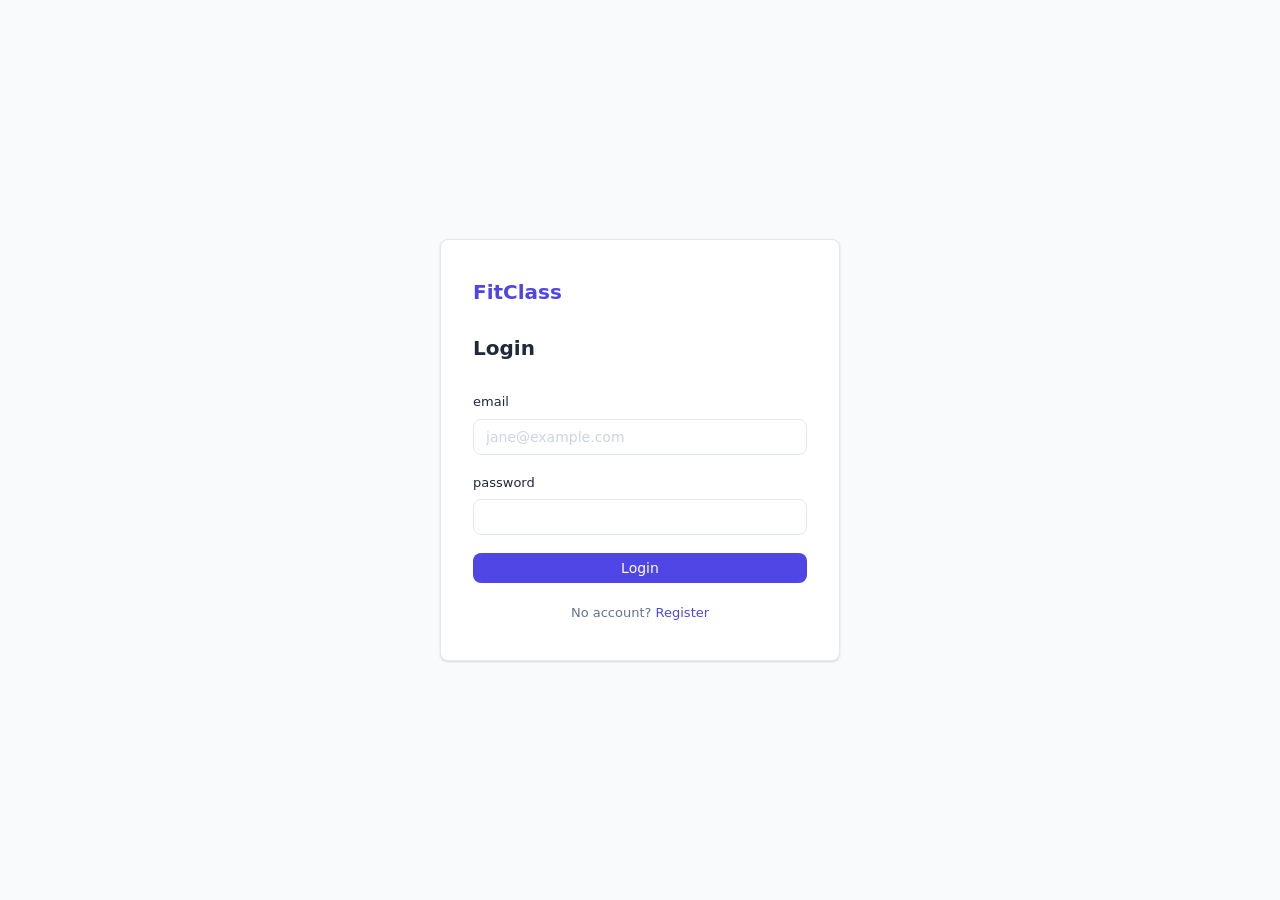
<file: frontend/class-members.html>
<!DOCTYPE html>
<html lang="en">
<head>
  <meta charset="UTF-8">
  <meta name="viewport" content="width=device-width, initial-scale=1.0">
  <title>Class Members – FitClass</title>
  <link rel="stylesheet" href="css/style.css">
</head>
<body>
  <main class="page">
    <a href="classes.html" class="back-link">&#8592; Back to Classes</a>

    <div class="page-header">
      <h1 id="page-title">Class Members</h1>
      <p id="page-subtitle">Members enrolled in this class</p>
    </div>

    <div id="msg" class="msg" style="display:none"></div>

    <div class="section-header">
      <span class="section-title">Enrolled Members</span>
      <button id="remind-btn" class="btn btn-primary btn-sm" onclick="sendReminder()" style="display:none">
        Send Reminder
      </button>
    </div>

    <div id="content">
      <div class="loading">Loading members…</div>
    </div>

    <div id="remind-msg" class="msg" style="display:none;margin-top:16px"></div>
  </main>

  <script src="js/api.js"></script>
  <script>
    renderNav('');

    if (!requireAuth('trainer')) {
      throw new Error('not authenticated');
    }

    // Read class ID and name from URL query params
    const params  = new URLSearchParams(window.location.search);
    const classId = params.get('id');
    const className = params.get('name') ? decodeURIComponent(params.get('name')) : 'Class';

    document.getElementById('page-title').textContent = className;
    document.getElementById('page-subtitle').textContent = `Members enrolled in ${className}`;

    if (!classId) {
      document.getElementById('content').innerHTML =
        '<div class="empty"><div class="empty-title">No class ID provided.</div></div>';
    } else {
      loadMembers();
    }

    async function loadMembers() {
      const content    = document.getElementById('content');
      const msgEl      = document.getElementById('msg');
      const remindBtn  = document.getElementById('remind-btn');

      try {
        const members = await apiFetch(`/classes/${classId}/members`);

        if (!members || members.length === 0) {
          content.innerHTML = `
            <div class="empty">
              <div class="empty-icon">&#128101;</div>
              <div class="empty-title">No members enrolled yet</div>
              <p>Members will appear here once they book this class.</p>
            </div>`;
          return;
        }

        remindBtn.style.display = 'inline-flex';

        content.innerHTML = `
          <div class="table-wrap">
            <table>
              <thead>
                <tr>
                  <th>Name</th>
                  <th>Email</th>
                  <th>Telegram</th>
                </tr>
              </thead>
              <tbody>
                ${members.map(m => `
                  <tr>
                    <td>${esc(m.name)}</td>
                    <td>${esc(m.email)}</td>
                    <td>${m.telegram_chat_id
                      ? `<span class="badge badge-success">Connected</span>`
                      : `<span class="badge badge-muted">Not connected</span>`}
                    </td>
                  </tr>`).join('')}
              </tbody>
            </table>
          </div>`;
      } catch (err) {
        showMsg(msgEl, err.message);
        content.innerHTML = '';
      }
    }

    async function sendReminder() {
      const btn     = document.getElementById('remind-btn');
      const remMsg  = document.getElementById('remind-msg');
      hideMsg(remMsg);
      btn.disabled = true;
      btn.textContent = 'Sending…';

      try {
        const data = await apiFetch(`/classes/${classId}/remind`, { method: 'POST' });
        const sent    = data.sent_to?.length ?? 0;
        const failed  = data.failed?.length ?? 0;
        const detail  = failed > 0 ? ` (${failed} failed)` : '';
        showMsg(remMsg, `Reminders sent to ${sent} member${sent !== 1 ? 's' : ''}${detail}.`, 'success');
      } catch (err) {
        showMsg(remMsg, err.message);
      } finally {
        btn.disabled = false;
        btn.textContent = 'Send Reminder';
      }
    }
  </script>
</body>
</html>
</file>
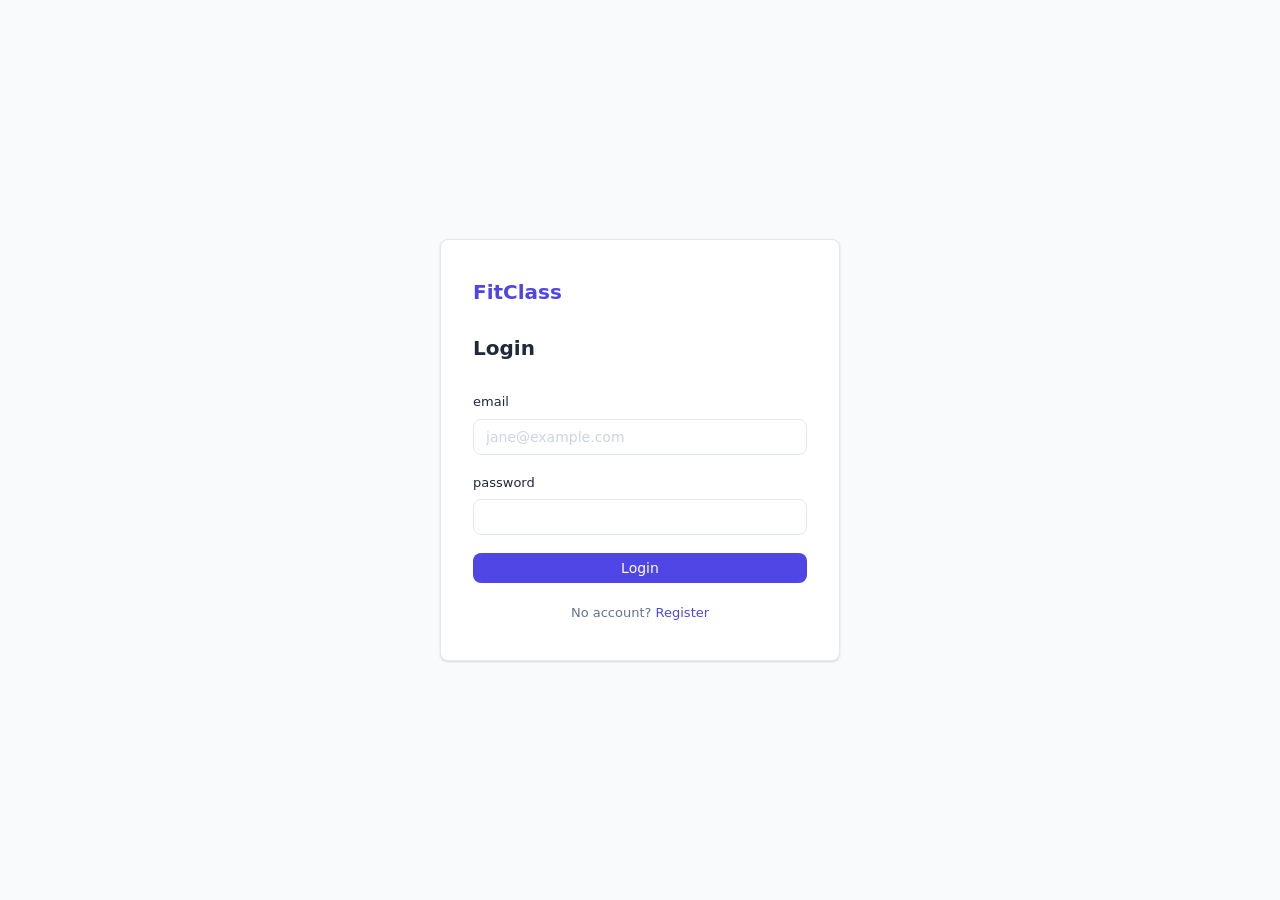
<file: frontend/create-class.html>
<!DOCTYPE html>
<html lang="en">
<head>
  <meta charset="UTF-8">
  <meta name="viewport" content="width=device-width, initial-scale=1.0">
  <title>Create Class – FitClass</title>
  <link rel="stylesheet" href="css/style.css">
</head>
<body>
  <main class="page">
    <div class="page-header">
      <h1>Create Class</h1>
      <p>POST /classes/</p>
    </div>

    <div style="max-width:520px">
      <div id="msg" class="msg" style="display:none"></div>
      <div class="card">
        <form id="form">

          <div class="form-group">
            <label class="form-label" for="name">name</label>
            <input id="name" class="form-input" type="text" placeholder="e.g. Morning Yoga" required>
          </div>

          <div class="form-group">
            <label class="form-label" for="description">description</label>
            <textarea id="description" class="form-input" placeholder="Brief description" required></textarea>
          </div>

          <div class="form-group">
            <label class="form-label" for="trainer_name">trainer_name</label>
            <input id="trainer_name" class="form-input" type="text" placeholder="Trainer's name" required>
          </div>

          <div class="form-group">
            <label class="form-label" for="date">date <span class="form-hint" style="display:inline">(YYYY-MM-DD)</span></label>
            <input id="date" class="form-input" type="date" required>
          </div>

          <div class="form-row">
            <div class="form-group">
              <label class="form-label" for="start_time">start_time <span class="form-hint" style="display:inline">(HH:MM)</span></label>
              <input id="start_time" class="form-input" type="time" required>
            </div>
            <div class="form-group">
              <label class="form-label" for="end_time">end_time <span class="form-hint" style="display:inline">(HH:MM)</span></label>
              <input id="end_time" class="form-input" type="time" required>
            </div>
          </div>

          <div class="form-row">
            <div class="form-group">
              <label class="form-label" for="room_number">room_number</label>
              <input id="room_number" class="form-input" type="text" placeholder="e.g. 101" required>
            </div>
            <div class="form-group">
              <label class="form-label" for="capacity">capacity</label>
              <input id="capacity" class="form-input" type="number" min="1" placeholder="e.g. 20" required>
            </div>
          </div>

          <hr class="divider">

          <div class="form-group">
            <label class="form-label" for="recurrence">recurrence <span class="form-hint" style="display:inline">(optional)</span></label>
            <select id="recurrence" class="form-input">
              <option value="">— none (one-off class) —</option>
              <option value="daily">daily</option>
              <option value="weekly">weekly</option>
            </select>
          </div>

          <div class="form-group">
            <label class="form-label" for="recurrence_end_date">recurrence_end_date <span class="form-hint" style="display:inline">(YYYY-MM-DD, required if recurring)</span></label>
            <input id="recurrence_end_date" class="form-input" type="date">
          </div>

          <button type="submit" id="btn" class="btn btn-primary btn-full">Create Class</button>
        </form>
      </div>
    </div>
  </main>

  <script src="js/api.js"></script>
  <script>
    renderNav('create-class');
    if (!requireAuth('trainer')) throw new Error('not authenticated');

    const today = new Date().toISOString().split('T')[0];
    document.getElementById('date').min = today;
    document.getElementById('recurrence_end_date').min = today;

    const savedName = getName();
    if (savedName) document.getElementById('trainer_name').value = savedName;

    document.getElementById('form').addEventListener('submit', async (e) => {
      e.preventDefault();
      const msgEl = document.getElementById('msg');
      const btn   = document.getElementById('btn');
      hideMsg(msgEl);

      const body = {
        name:         document.getElementById('name').value.trim(),
        description:  document.getElementById('description').value.trim(),
        trainer_name: document.getElementById('trainer_name').value.trim(),
        date:         document.getElementById('date').value,
        start_time:   document.getElementById('start_time').value,
        end_time:     document.getElementById('end_time').value,
        room_number:  document.getElementById('room_number').value.trim(),
        capacity:     parseInt(document.getElementById('capacity').value, 10),
      };

      const recurrence = document.getElementById('recurrence').value;
      if (recurrence) {
        body.recurrence = recurrence;
        body.recurrence_end_date = document.getElementById('recurrence_end_date').value;
      }

      btn.disabled = true;
      btn.textContent = 'Creating…';

      try {
        const data = await apiFetch('/classes/', { method: 'POST', body: JSON.stringify(body) });
        showMsg(msgEl, data.message, 'success');
        e.target.reset();
        if (savedName) document.getElementById('trainer_name').value = savedName;
      } catch (err) {
        showMsg(msgEl, err.message);
      } finally {
        btn.disabled = false;
        btn.textContent = 'Create Class';
      }
    });
  </script>
</body>
</html>
</file>
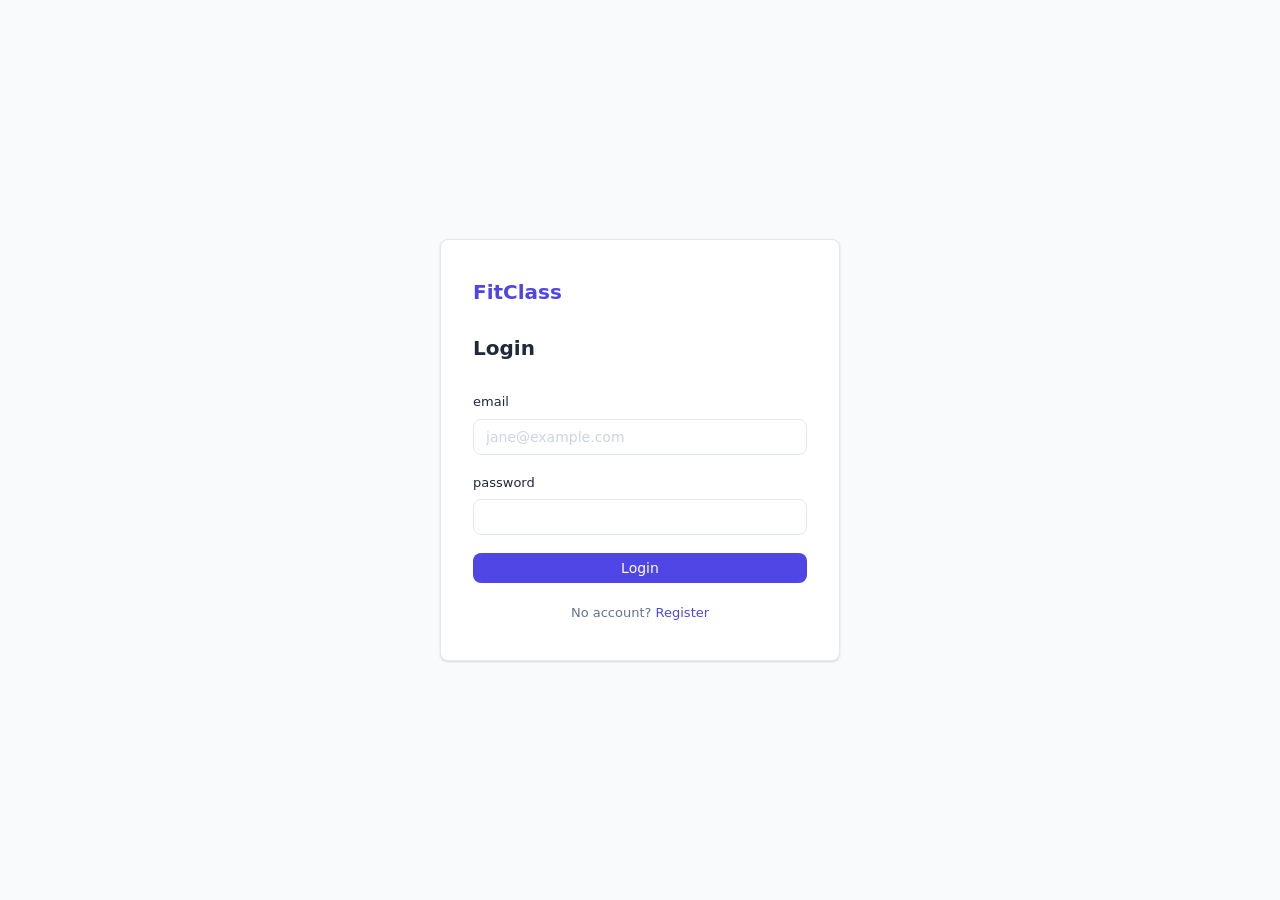
<file: frontend/login.html>
<!DOCTYPE html>
<html lang="en">
<head>
  <meta charset="UTF-8">
  <meta name="viewport" content="width=device-width, initial-scale=1.0">
  <title>Login – FitClass</title>
  <link rel="stylesheet" href="css/style.css">
  <style>
    .auth-wrap { min-height:100vh; display:flex; align-items:center; justify-content:center; padding:24px; }
    .auth-card { width:100%; max-width:400px; background:var(--surface); border:1px solid var(--border); border-radius:var(--radius); box-shadow:var(--shadow); padding:36px 32px; }
    .auth-brand { font-size:20px; font-weight:700; color:var(--primary); margin-bottom:24px; display:block; text-decoration:none; }
    .auth-title { font-size:20px; font-weight:700; margin-bottom:28px; }
    .auth-footer { text-align:center; font-size:13px; color:var(--muted); margin-top:20px; }
    .auth-footer a { color:var(--primary); text-decoration:none; font-weight:500; }
  </style>
</head>
<body>
  <div class="auth-wrap">
    <div class="auth-card">
      <a href="classes.html" class="auth-brand">FitClass</a>
      <div class="auth-title">Login</div>

      <div id="msg" class="msg" style="display:none"></div>

      <form id="form">
        <div class="form-group">
          <label class="form-label" for="email">email</label>
          <input id="email" type="email" class="form-input" placeholder="jane@example.com" required>
        </div>
        <div class="form-group">
          <label class="form-label" for="password">password</label>
          <input id="password" type="password" class="form-input" required>
        </div>
        <button type="submit" id="btn" class="btn btn-primary btn-full">Login</button>
      </form>

      <div class="auth-footer">No account? <a href="register.html">Register</a></div>
    </div>
  </div>

  <script src="js/api.js"></script>
  <script>
    if (isLoggedIn()) window.location.href = 'classes.html';

    document.getElementById('form').addEventListener('submit', async (e) => {
      e.preventDefault();
      const msgEl = document.getElementById('msg');
      const btn   = document.getElementById('btn');
      hideMsg(msgEl);
      btn.disabled = true;
      btn.textContent = 'Logging in…';

      const email    = document.getElementById('email').value.trim();
      const password = document.getElementById('password').value;

      try {
        const data = await apiFetch('/auth/login', { method:'POST', body: JSON.stringify({ email, password }) });
        saveLoginData(data.access_token, '');
        window.location.href = 'classes.html';
      } catch (err) {
        showMsg(msgEl, err.message);
        btn.disabled = false;
        btn.textContent = 'Login';
      }
    });
  </script>
</body>
</html>
</file>
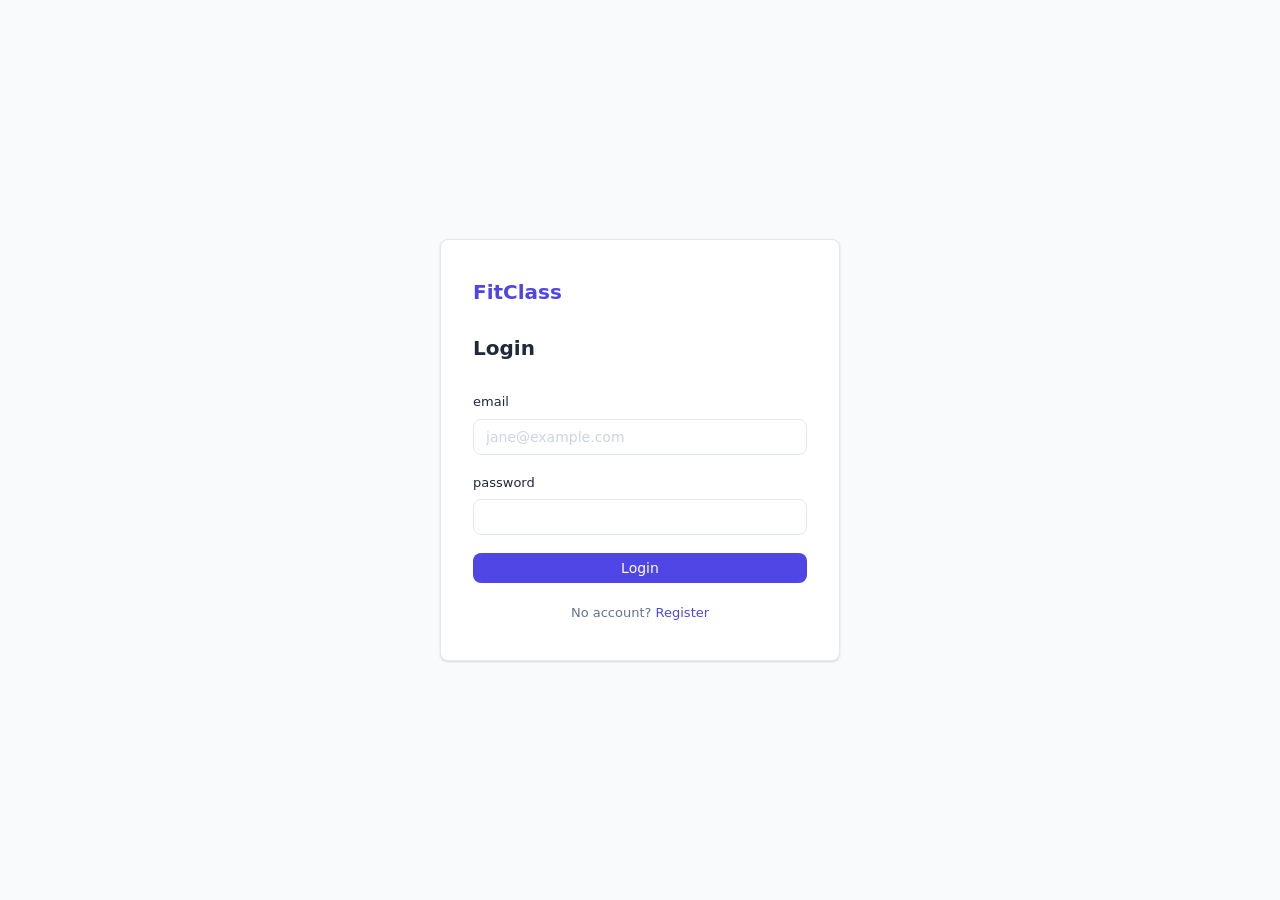
<file: frontend/my-classes.html>
<!DOCTYPE html>
<html lang="en">
<head>
  <meta charset="UTF-8">
  <meta name="viewport" content="width=device-width, initial-scale=1.0">
  <title>My Classes – FitClass</title>
  <link rel="stylesheet" href="css/style.css">
</head>
<body>
  <main class="page">
    <div class="page-header">
      <h1>My Classes</h1>
      <p>Classes you have booked</p>
    </div>

    <div id="msg" class="msg" style="display:none"></div>
    <div id="content">
      <div class="loading">Loading your classes…</div>
    </div>
  </main>

  <script src="js/api.js"></script>
  <script>
    renderNav('my-classes');

    if (!requireAuth('member')) {
      // requireAuth already redirected — stop execution
      throw new Error('not authenticated');
    }

    async function init() {
      const content = document.getElementById('content');
      const msgEl   = document.getElementById('msg');

      try {
        const classes = await apiFetch('/users/me/book');

        if (!classes || classes.length === 0) {
          content.innerHTML = `
            <div class="empty">
              <div class="empty-icon">🗓️</div>
              <div class="empty-title">No classes booked yet</div>
              <p><a href="classes.html" style="color:var(--primary)">Browse upcoming classes</a> to get started.</p>
            </div>`;
          return;
        }

        content.innerHTML = `
          <div class="table-wrap">
            <table>
              <thead>
                <tr>
                  <th>Class</th>
                  <th>Trainer</th>
                  <th>Date</th>
                  <th>Time</th>
                  <th>Room</th>
                </tr>
              </thead>
              <tbody>
                ${classes.map(c => `
                  <tr>
                    <td>
                      <div style="font-weight:600">${esc(c.name)}</div>
                      <div style="font-size:13px;color:var(--muted);margin-top:2px">${esc(c.description)}</div>
                    </td>
                    <td>${esc(c.trainer_name)}</td>
                    <td>${formatDate(c.date)}</td>
                    <td>${esc(c.start_time)} – ${esc(c.end_time)}</td>
                    <td>Room ${esc(c.room_number)}</td>
                  </tr>`).join('')}
              </tbody>
            </table>
          </div>`;
      } catch (err) {
        showMsg(msgEl, err.message);
        content.innerHTML = '';
      }
    }

    init();
  </script>
</body>
</html>
</file>
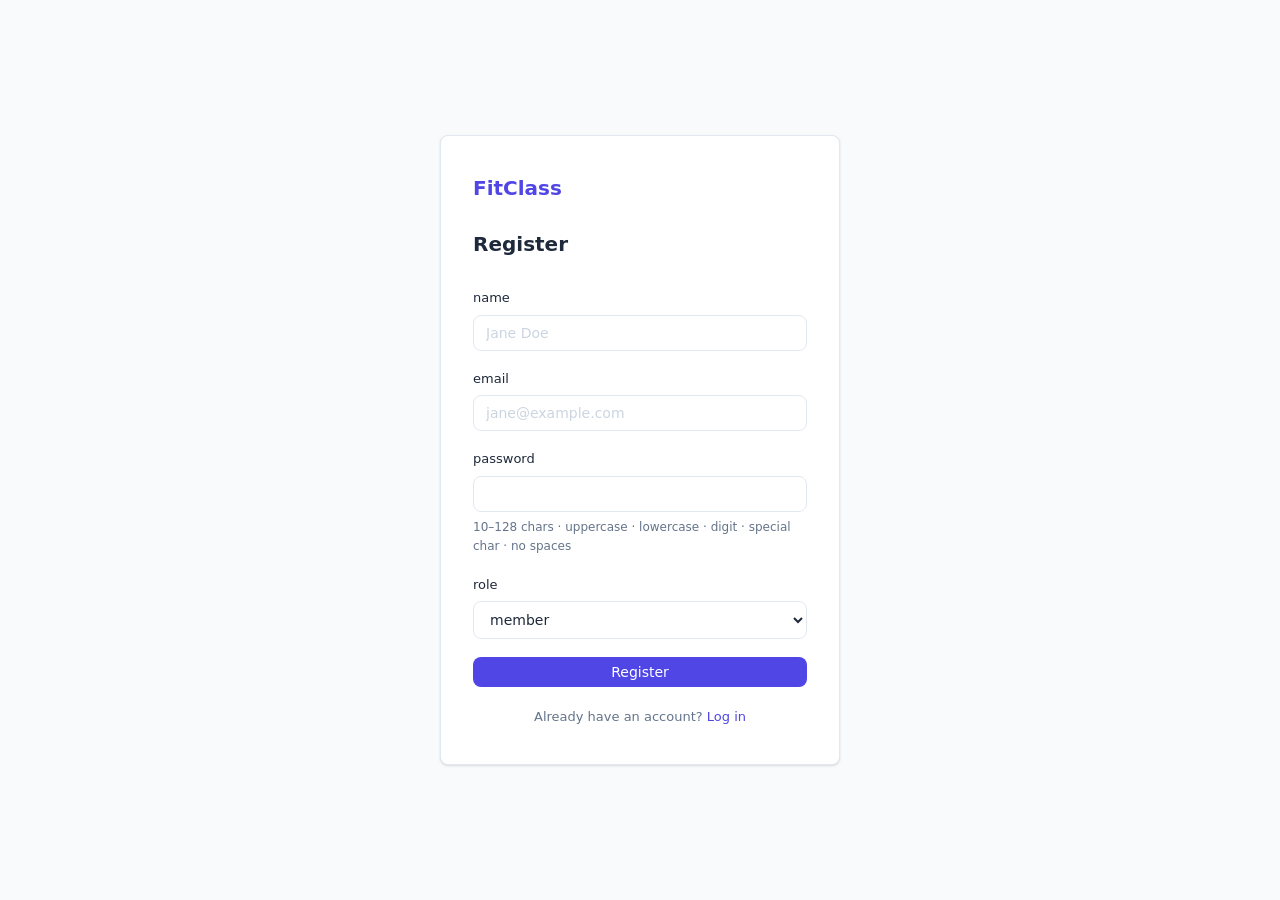
<file: frontend/register.html>
<!DOCTYPE html>
<html lang="en">
<head>
  <meta charset="UTF-8">
  <meta name="viewport" content="width=device-width, initial-scale=1.0">
  <title>Register – FitClass</title>
  <link rel="stylesheet" href="css/style.css">
  <style>
    .auth-wrap { min-height:100vh; display:flex; align-items:center; justify-content:center; padding:24px; }
    .auth-card { width:100%; max-width:400px; background:var(--surface); border:1px solid var(--border); border-radius:var(--radius); box-shadow:var(--shadow); padding:36px 32px; }
    .auth-brand { font-size:20px; font-weight:700; color:var(--primary); margin-bottom:24px; display:block; text-decoration:none; }
    .auth-title { font-size:20px; font-weight:700; margin-bottom:28px; }
    .auth-footer { text-align:center; font-size:13px; color:var(--muted); margin-top:20px; }
    .auth-footer a { color:var(--primary); text-decoration:none; font-weight:500; }
  </style>
</head>
<body>
  <div class="auth-wrap">
    <div class="auth-card">
      <a href="classes.html" class="auth-brand">FitClass</a>
      <div class="auth-title">Register</div>

      <div id="msg" class="msg" style="display:none"></div>

      <form id="form">
        <div class="form-group">
          <label class="form-label" for="name">name</label>
          <input id="name" type="text" class="form-input" placeholder="Jane Doe" required>
        </div>
        <div class="form-group">
          <label class="form-label" for="email">email</label>
          <input id="email" type="email" class="form-input" placeholder="jane@example.com" required>
        </div>
        <div class="form-group">
          <label class="form-label" for="password">password</label>
          <input id="password" type="password" class="form-input" required>
          <span class="form-hint">10–128 chars · uppercase · lowercase · digit · special char · no spaces</span>
        </div>
        <div class="form-group">
          <label class="form-label" for="role">role</label>
          <select id="role" class="form-input" required>
            <option value="member">member</option>
            <option value="trainer">trainer</option>
          </select>
        </div>
        <button type="submit" id="btn" class="btn btn-primary btn-full">Register</button>
      </form>

      <div class="auth-footer">Already have an account? <a href="login.html">Log in</a></div>
    </div>
  </div>

  <script src="js/api.js"></script>
  <script>
    if (isLoggedIn()) window.location.href = 'classes.html';

    document.getElementById('form').addEventListener('submit', async (e) => {
      e.preventDefault();
      const msgEl = document.getElementById('msg');
      const btn   = document.getElementById('btn');
      hideMsg(msgEl);
      btn.disabled = true;
      btn.textContent = 'Registering…';

      const name     = document.getElementById('name').value.trim();
      const email    = document.getElementById('email').value.trim();
      const password = document.getElementById('password').value;
      const role     = document.getElementById('role').value;

      try {
        await apiFetch('/auth/register', { method:'POST', body: JSON.stringify({ name, email, password, role }) });
        const data = await apiFetch('/auth/login', { method:'POST', body: JSON.stringify({ email, password }) });
        saveLoginData(data.access_token, name);
        window.location.href = 'classes.html';
      } catch (err) {
        showMsg(msgEl, err.message);
        btn.disabled = false;
        btn.textContent = 'Register';
      }
    });
  </script>
</body>
</html>
</file>
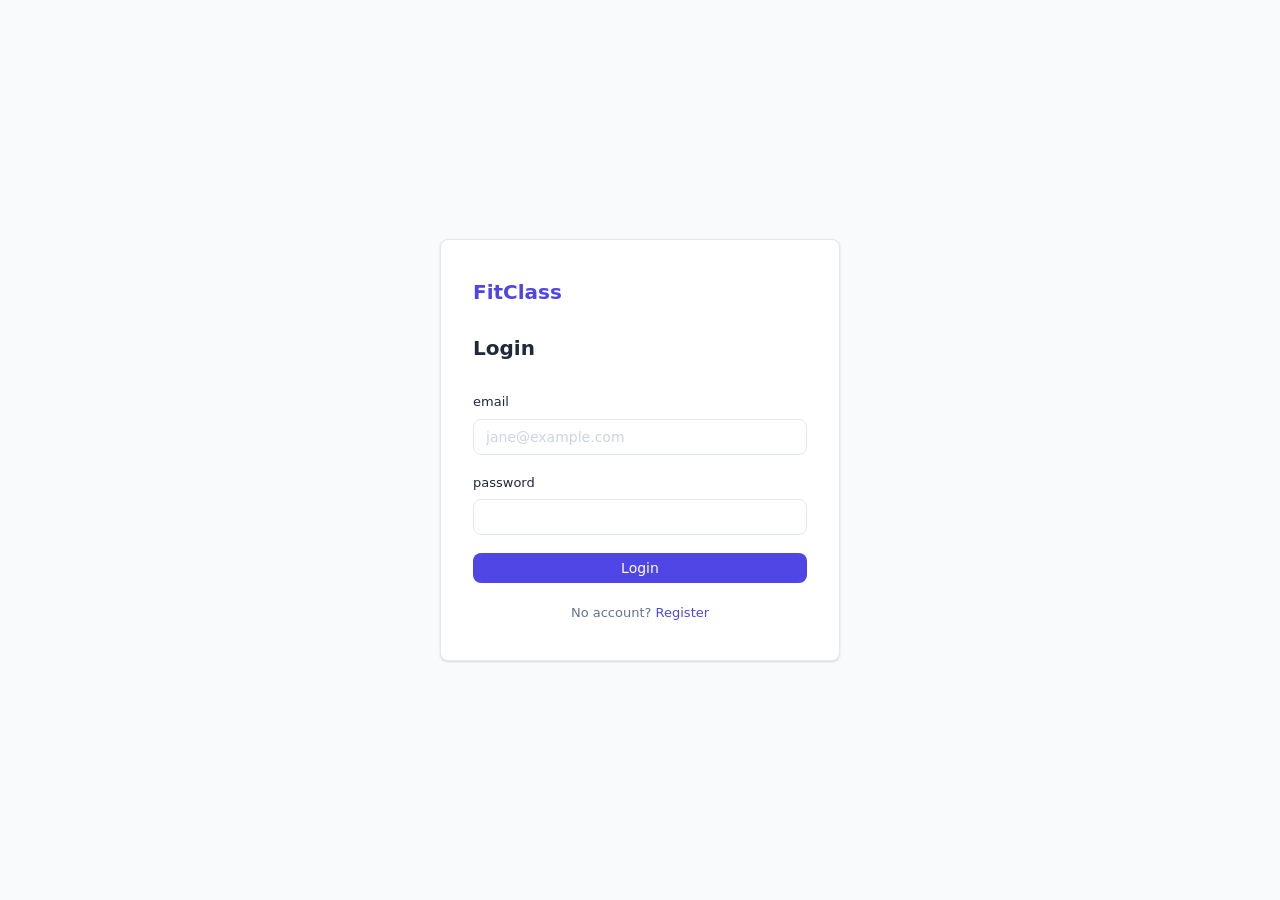
<file: frontend/settings.html>
<!DOCTYPE html>
<html lang="en">
<head>
  <meta charset="UTF-8">
  <meta name="viewport" content="width=device-width, initial-scale=1.0">
  <title>Settings – FitClass</title>
  <link rel="stylesheet" href="css/style.css">
</head>
<body>
  <main class="page">
    <div class="page-header">
      <h1>Notification Settings</h1>
      <p>Choose how you receive class reminders</p>
    </div>

    <div style="max-width:540px">
      <div id="msg" class="msg" style="display:none"></div>

      <!-- Email notifications -->
      <div class="card" style="margin-bottom:16px">
        <div class="section-title" style="margin-bottom:16px">Notification Channels</div>

        <div class="toggle-row">
          <div class="toggle-info">
            <h3>Email Reminders</h3>
            <p>Receive class reminders by email</p>
          </div>
          <label class="toggle">
            <input type="checkbox" id="email-toggle">
            <span class="toggle-slider"></span>
          </label>
        </div>

        <div class="toggle-row">
          <div class="toggle-info">
            <h3>Telegram Reminders</h3>
            <p>Receive reminders via Telegram bot</p>
          </div>
          <label class="toggle">
            <input type="checkbox" id="telegram-toggle">
            <span class="toggle-slider"></span>
          </label>
        </div>

        <div style="margin-top:20px">
          <button class="btn btn-primary" onclick="savePrefs()">Save Preferences</button>
        </div>
      </div>

      <!-- Telegram linking -->
      <div class="card">
        <div class="section-title" style="margin-bottom:4px">Connect Telegram</div>
        <p style="font-size:13px;color:var(--muted);margin-bottom:16px">
          To receive Telegram reminders, link your account first. Click the button below,
          open the link on your phone, and press Start in Telegram.
        </p>

        <div id="tg-msg" class="msg" style="display:none"></div>

        <button class="btn btn-ghost" id="tg-btn" onclick="connectTelegram()">
          Get Telegram Link
        </button>

        <div id="tg-link-box" style="display:none">
          <div class="link-box" id="tg-link"></div>
          <p style="font-size:12px;color:var(--muted);margin-top:8px">
            This link expires in 10 minutes. Open it on your phone in Telegram.
          </p>
        </div>
      </div>
    </div>
  </main>

  <script src="js/api.js"></script>
  <script>
    renderNav('settings');

    if (!requireAuth('member')) {
      throw new Error('not authenticated');
    }

    async function savePrefs() {
      const msgEl    = document.getElementById('msg');
      const emailOn  = document.getElementById('email-toggle').checked;
      const tgOn     = document.getElementById('telegram-toggle').checked;
      hideMsg(msgEl);

      try {
        await apiFetch('/users/me/notifications', {
          method: 'PUT',
          body: JSON.stringify({
            notification_prefs: { email: emailOn, telegram: tgOn },
          }),
        });
        showMsg(msgEl, 'Preferences saved.', 'success');
      } catch (err) {
        showMsg(msgEl, err.message);
      }
    }

    async function connectTelegram() {
      const tgMsg     = document.getElementById('tg-msg');
      const tgBtn     = document.getElementById('tg-btn');
      const linkBox   = document.getElementById('tg-link-box');
      const linkEl    = document.getElementById('tg-link');
      hideMsg(tgMsg);
      linkBox.style.display = 'none';
      tgBtn.disabled = true;
      tgBtn.textContent = 'Generating…';

      try {
        const data = await apiFetch('/users/me/telegram/link');
        linkEl.textContent = data.link;
        linkBox.style.display = 'block';
      } catch (err) {
        showMsg(tgMsg, err.message);
      } finally {
        tgBtn.disabled = false;
        tgBtn.textContent = 'Get Telegram Link';
      }
    }
  </script>
</body>
</html>
</file>
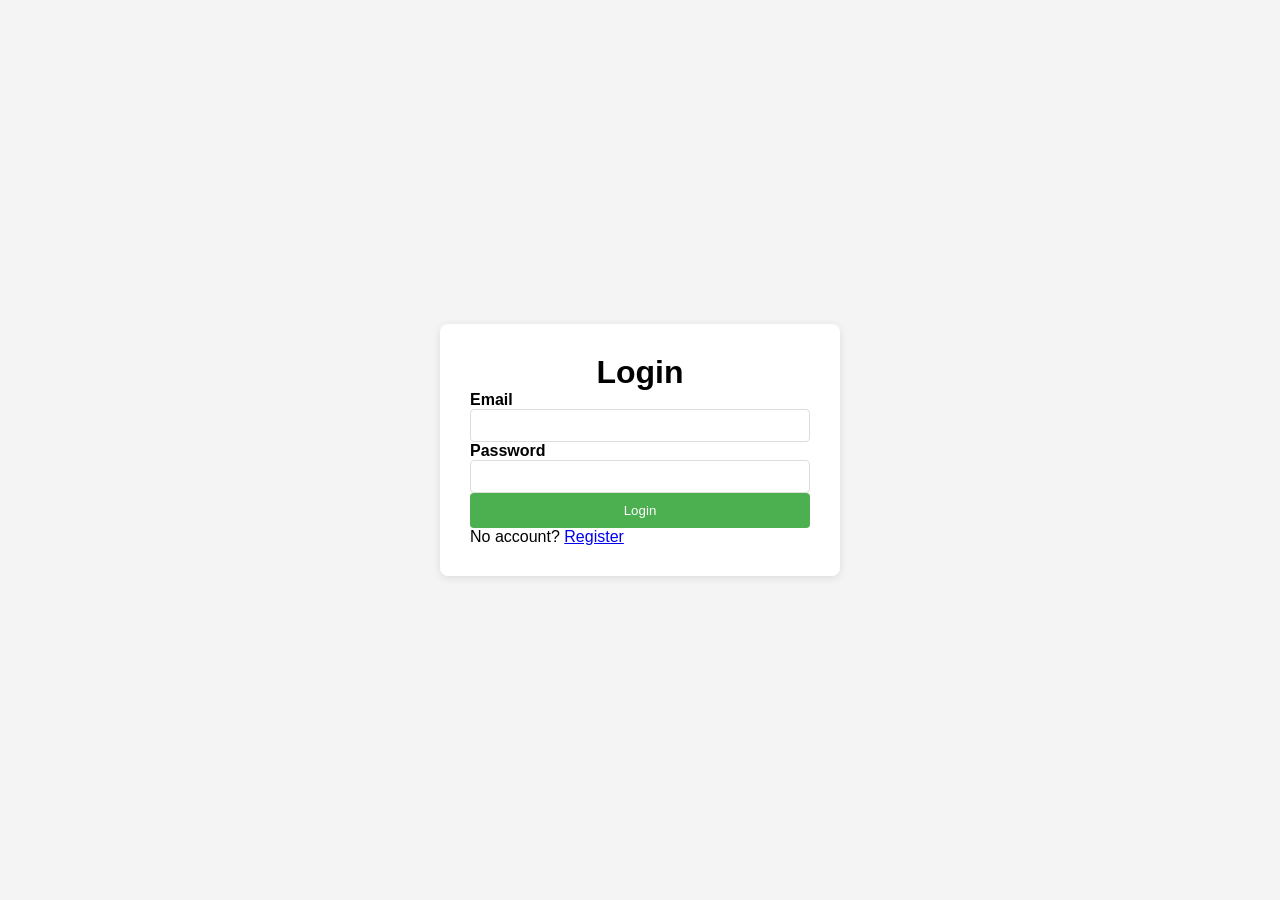
<file: app/frontend/dashboard.html>
<!DOCTYPE html>
<html lang="en">

<head>
    <meta charset="UTF-8">
    <meta name="viewport" content="width=device-width, initial-scale=1.0">
    <title>Login - Fitness Club</title>
    <link rel="stylesheet" href="style.css">
</head>

<body>
    <div class="container">
        <h1>Welcome!</h1>
        <p>You are logged in.</p>
        <button onclick="logout()">Logout</button>
    </div>

    <script>
        if (!localStorage.getItem('access_token')) window.location = "login.html";

        function logout() {
            localStorage.removeItem('access_token');
            window.location = 'login.html';
        }
    </script>
</body>

</html>
</file>
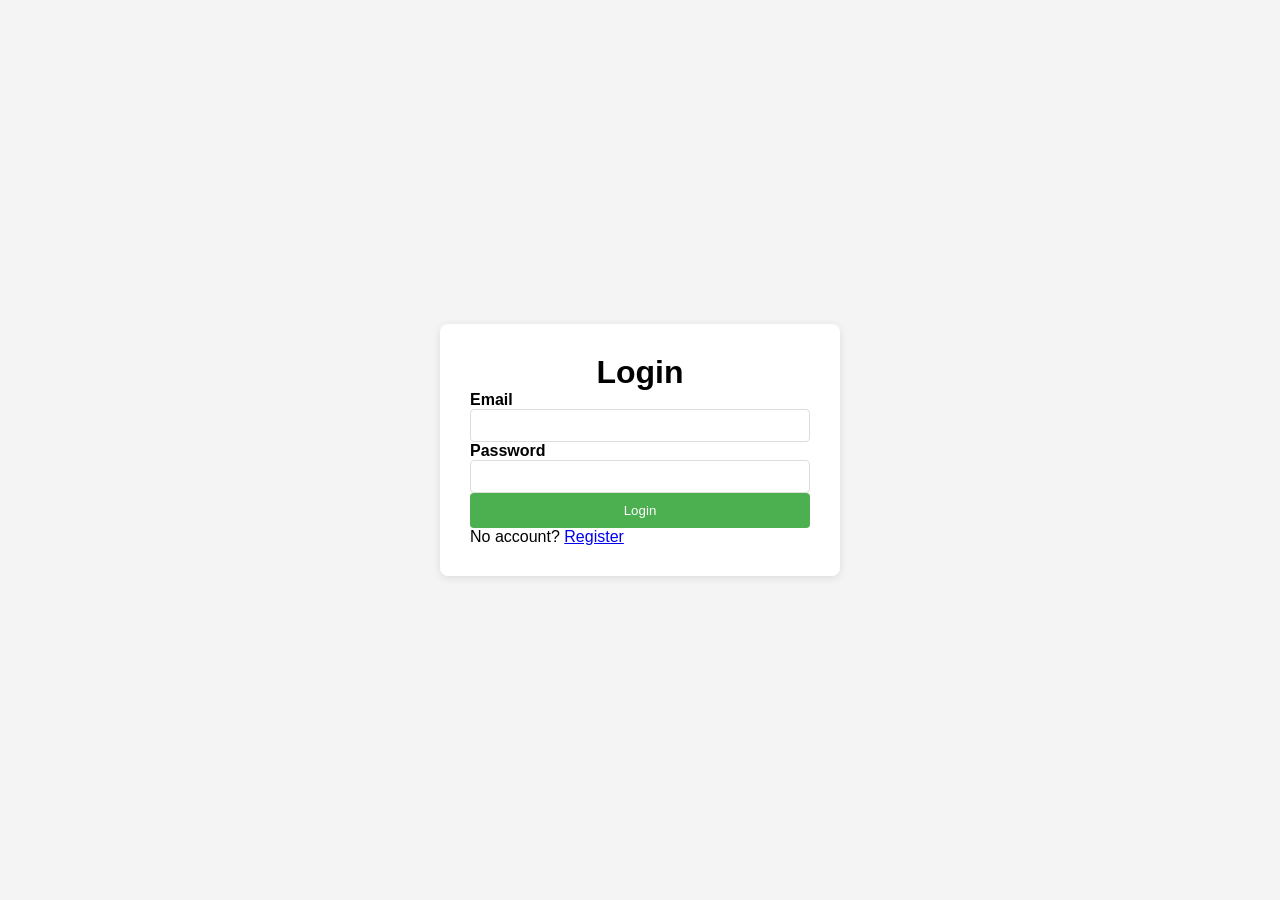
<file: app/frontend/login.html>
<!DOCTYPE html>
<html lang="en">

<head>
    <meta charset="UTF-8">
    <meta name="viewport" content="width=device-width, initial-scale=1.0">
    <title>Login - Fitness Club</title>
    <link rel="stylesheet" href="style.css">
</head>

<body>
    <div class="container">
        <h1>Login</h1>
        <form id="loginForm">
            <label>Email</label>
            <input type="email" id="email" required>

            <label>Password</label>
            <input type="password" id="password" required>

            <div id="message"></div>
            <button type="submit">Login</button>
        </form>
        <p>No account? <a href="register.html">Register</a></p>
    </div>

    <script>
        document.getElementById('loginForm').addEventListener('submit', async (e) => {
            e.preventDefault();
            const msg = document.getElementById('message');
            const res = await fetch('/auth/login', {
                method: 'POST',
                headers: { 'Content-Type': 'application/json' },
                body: JSON.stringify({
                    email: document.getElementById('email').value,
                    password: document.getElementById('password').value
                })
            });

            const data = await res.json();

            if (res.ok) {
                localStorage.setItem('access_token', data.access_token);
                window.location = 'dashboard.html';
            }
            else {
                msg.className = 'error';
                msg.textContent = data.msg;
            }
        });
    </script>
</body>

</html>
</file>
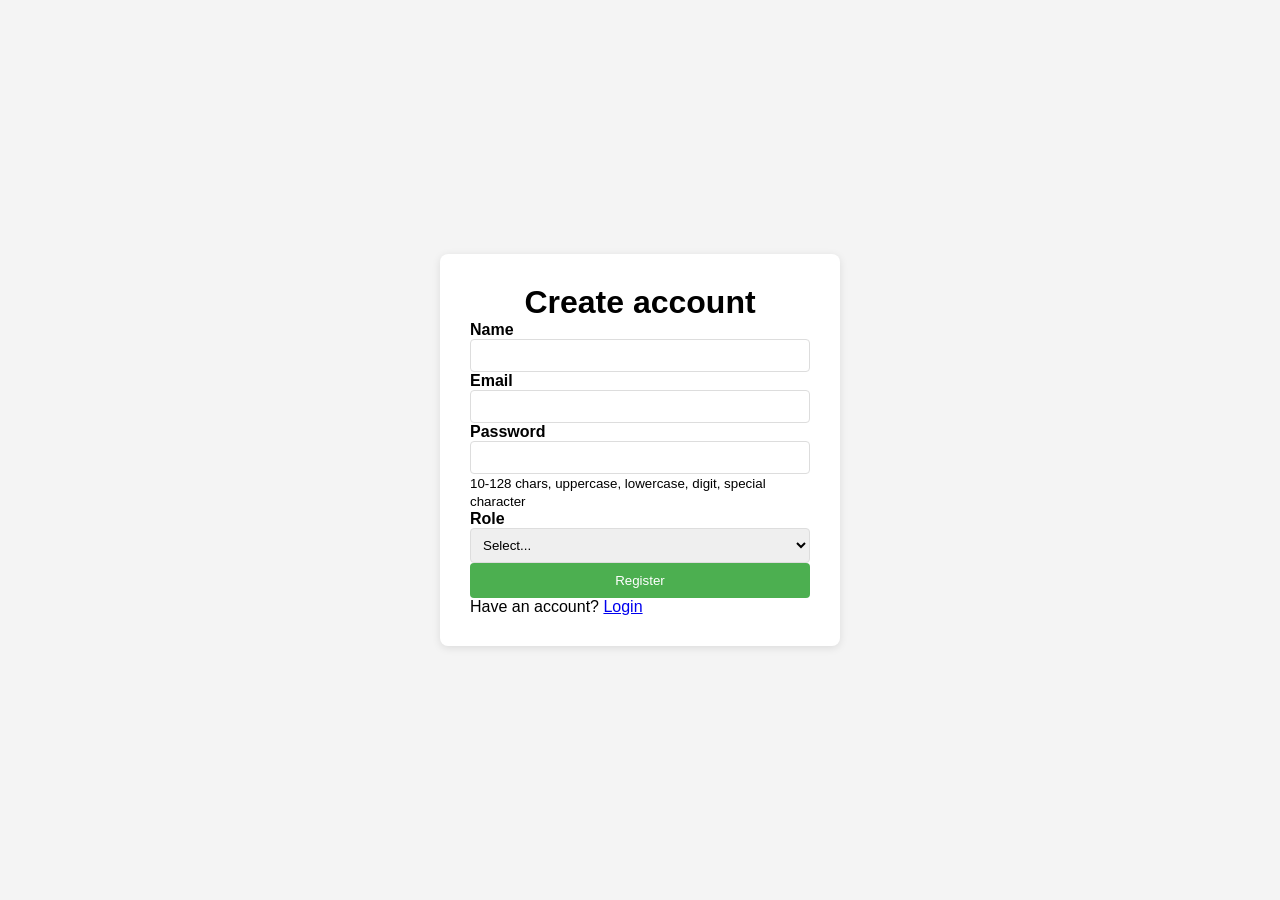
<file: app/frontend/register.html>
<!DOCTYPE html>
<html lang="en">

<head>
    <meta charset="UTF-8">
    <meta name="viewport" content="width=device-width, initial-scale=1.0">
    <title>Register - Fitness Club</title>
    <link rel="stylesheet" href="style.css">
</head>

<body>
    <div class="container">
        <h1>Create account</h1>
        <form id="registerForm">
            <label>Name</label>
            <input type="text" id="name" required>

            <label>Email</label>
            <input type="email" id="email" required>

            <label>Password</label>
            <input type="password" id="password" required>
            <small>10-128 chars, uppercase, lowercase, digit, special character</small>

            <label>Role</label>
            <select id="role" required>
                <option value="">Select...</option>
                <option value="member">Member</option>
                <option value="trainer">Trainer</option>
            </select>

            <div id="message"></div>
            <button type="submit">Register</button>
        </form>
        <p>Have an account? <a href="login.html">Login</a></p>
    </div>

    <script>
        document.getElementById('registerForm').addEventListener('submit', async (e) => {
            e.preventDefault();
            const msg = document.getElementById('message');
            const res = await fetch('/auth/register', {
                method: 'POST',
                headers: { 'Content-Type': 'application/json' },
                body: JSON.stringify({
                    name: document.getElementById('name').value,
                    email: document.getElementById('email').value,
                    password: document.getElementById('password').value,
                    role: document.getElementById('role').value
                })
            });

            const data = await res.json();
            msg.className = res.ok ? 'success' : 'error';
            msg.textContent = data.msg;

            if (res.ok) setTimeout(() => window.location = 'login.html', 1500);

        });
    </script>
</body>

</html>
</file>
<file: frontend/css/style.css>
:root {
  --primary: #4F46E5;
  --primary-hover: #4338CA;
  --bg: #F8FAFC;
  --surface: #FFFFFF;
  --text: #1E293B;
  --muted: #64748B;
  --border: #E2E8F0;
  --danger: #EF4444;
  --danger-hover: #DC2626;
  --success: #10B981;
  --radius: 8px;
  --shadow: 0 1px 3px rgba(0, 0, 0, 0.08), 0 1px 2px rgba(0, 0, 0, 0.06);
}

*, *::before, *::after {
  box-sizing: border-box;
  margin: 0;
  padding: 0;
}

body {
  font-family: -apple-system, BlinkMacSystemFont, 'Segoe UI', system-ui, sans-serif;
  background: var(--bg);
  color: var(--text);
  font-size: 15px;
  line-height: 1.6;
}

/* ── Navbar ── */
.navbar {
  background: var(--surface);
  border-bottom: 1px solid var(--border);
  height: 56px;
  display: flex;
  align-items: center;
  padding: 0 24px;
  position: sticky;
  top: 0;
  z-index: 100;
  gap: 16px;
}

.navbar-brand {
  font-weight: 700;
  font-size: 18px;
  color: var(--primary);
  text-decoration: none;
  margin-right: auto;
  letter-spacing: -0.3px;
}

.navbar-links {
  display: flex;
  align-items: center;
  gap: 4px;
  list-style: none;
}

.navbar-links a,
.navbar-links button {
  color: var(--muted);
  text-decoration: none;
  padding: 6px 12px;
  border-radius: var(--radius);
  font-size: 14px;
  font-weight: 500;
  background: none;
  border: none;
  cursor: pointer;
  transition: color 0.15s, background 0.15s;
  font-family: inherit;
}

.navbar-links a:hover,
.navbar-links button:hover {
  color: var(--text);
  background: var(--bg);
}

.navbar-links a.active {
  color: var(--primary);
  background: #EEF2FF;
}

.navbar-links .btn-logout {
  color: var(--danger);
}

.navbar-links .btn-logout:hover {
  background: #FEF2F2;
  color: var(--danger-hover);
}

/* ── Page layout ── */
.page {
  max-width: 1100px;
  margin: 0 auto;
  padding: 36px 24px;
}

.page-header {
  margin-bottom: 28px;
}

.page-header h1 {
  font-size: 22px;
  font-weight: 700;
  letter-spacing: -0.3px;
}

.page-header p {
  color: var(--muted);
  font-size: 14px;
  margin-top: 4px;
}

/* ── Cards ── */
.card {
  background: var(--surface);
  border: 1px solid var(--border);
  border-radius: var(--radius);
  box-shadow: var(--shadow);
  padding: 24px;
}

/* ── Class grid ── */
.class-grid {
  display: grid;
  grid-template-columns: repeat(auto-fill, minmax(300px, 1fr));
  gap: 16px;
}

.class-card {
  background: var(--surface);
  border: 1px solid var(--border);
  border-radius: var(--radius);
  box-shadow: var(--shadow);
  padding: 20px;
  display: flex;
  flex-direction: column;
  gap: 14px;
  transition: box-shadow 0.15s;
}

.class-card:hover {
  box-shadow: 0 4px 12px rgba(0, 0, 0, 0.1);
}

.class-card-title {
  font-size: 16px;
  font-weight: 600;
  letter-spacing: -0.2px;
}

.class-card-desc {
  font-size: 13px;
  color: var(--muted);
  line-height: 1.5;
}

.class-card-meta {
  font-size: 13px;
  color: var(--muted);
  display: flex;
  flex-direction: column;
  gap: 5px;
}

.class-card-meta span {
  display: flex;
  align-items: center;
  gap: 6px;
}

.class-card-footer {
  margin-top: auto;
  padding-top: 14px;
  border-top: 1px solid var(--border);
}

/* ── Buttons ── */
.btn {
  display: inline-flex;
  align-items: center;
  justify-content: center;
  padding: 8px 18px;
  border-radius: var(--radius);
  font-size: 14px;
  font-weight: 500;
  cursor: pointer;
  border: none;
  transition: background 0.15s, opacity 0.15s;
  text-decoration: none;
  font-family: inherit;
  line-height: 1;
}

.btn:disabled {
  opacity: 0.5;
  cursor: not-allowed;
}

.btn-primary {
  background: var(--primary);
  color: white;
}

.btn-primary:hover:not(:disabled) {
  background: var(--primary-hover);
}

.btn-outline {
  background: transparent;
  color: var(--primary);
  border: 1px solid var(--primary);
}

.btn-outline:hover:not(:disabled) {
  background: #EEF2FF;
}

.btn-danger {
  background: var(--danger);
  color: white;
}

.btn-danger:hover:not(:disabled) {
  background: var(--danger-hover);
}

.btn-ghost {
  background: transparent;
  color: var(--muted);
  border: 1px solid var(--border);
}

.btn-ghost:hover:not(:disabled) {
  background: var(--bg);
  color: var(--text);
}

.btn-sm {
  padding: 6px 14px;
  font-size: 13px;
}

.btn-full {
  width: 100%;
}

/* ── Forms ── */
.form-group {
  display: flex;
  flex-direction: column;
  gap: 6px;
  margin-bottom: 18px;
}

.form-label {
  font-size: 13px;
  font-weight: 500;
  color: var(--text);
}

.form-hint {
  font-size: 12px;
  color: var(--muted);
}

.form-input {
  padding: 9px 12px;
  border: 1px solid var(--border);
  border-radius: var(--radius);
  font-size: 14px;
  color: var(--text);
  background: var(--surface);
  transition: border-color 0.15s, box-shadow 0.15s;
  width: 100%;
  font-family: inherit;
}

.form-input:focus {
  outline: none;
  border-color: var(--primary);
  box-shadow: 0 0 0 3px rgba(79, 70, 229, 0.1);
}

.form-input::placeholder {
  color: #CBD5E1;
}

.form-row {
  display: grid;
  grid-template-columns: 1fr 1fr;
  gap: 18px;
}

textarea.form-input {
  resize: vertical;
  min-height: 80px;
}

/* ── Status messages ── */
.msg {
  padding: 10px 14px;
  border-radius: var(--radius);
  font-size: 14px;
  margin-bottom: 20px;
}

.msg-error {
  background: #FEF2F2;
  color: #B91C1C;
  border: 1px solid #FECACA;
}

.msg-success {
  background: #F0FDF4;
  color: #166534;
  border: 1px solid #BBF7D0;
}

.msg-info {
  background: #EFF6FF;
  color: #1D4ED8;
  border: 1px solid #BFDBFE;
}

/* ── Table ── */
.table-wrap {
  overflow-x: auto;
  border: 1px solid var(--border);
  border-radius: var(--radius);
  background: var(--surface);
  box-shadow: var(--shadow);
}

table {
  width: 100%;
  border-collapse: collapse;
  font-size: 14px;
}

th {
  text-align: left;
  padding: 11px 16px;
  font-weight: 600;
  font-size: 12px;
  text-transform: uppercase;
  letter-spacing: 0.05em;
  color: var(--muted);
  border-bottom: 1px solid var(--border);
  background: var(--bg);
}

td {
  padding: 13px 16px;
  border-bottom: 1px solid var(--border);
  color: var(--text);
}

tr:last-child td {
  border-bottom: none;
}

tbody tr:hover td {
  background: #FAFAFA;
}

/* ── Badges ── */
.badge {
  display: inline-flex;
  align-items: center;
  padding: 3px 10px;
  border-radius: 999px;
  font-size: 12px;
  font-weight: 500;
}

.badge-primary {
  background: #EEF2FF;
  color: var(--primary);
}

.badge-success {
  background: #F0FDF4;
  color: #166534;
}

.badge-muted {
  background: var(--bg);
  color: var(--muted);
  border: 1px solid var(--border);
}

/* ── Toggle switch ── */
.toggle-row {
  display: flex;
  align-items: center;
  justify-content: space-between;
  padding: 18px 0;
  border-bottom: 1px solid var(--border);
}

.toggle-row:last-child {
  border-bottom: none;
}

.toggle-info h3 {
  font-size: 15px;
  font-weight: 600;
}

.toggle-info p {
  font-size: 13px;
  color: var(--muted);
  margin-top: 2px;
}

.toggle {
  position: relative;
  width: 44px;
  height: 24px;
  flex-shrink: 0;
}

.toggle input {
  opacity: 0;
  width: 0;
  height: 0;
  position: absolute;
}

.toggle-slider {
  position: absolute;
  inset: 0;
  background: var(--border);
  border-radius: 999px;
  cursor: pointer;
  transition: background 0.2s;
}

.toggle-slider::before {
  content: '';
  position: absolute;
  width: 18px;
  height: 18px;
  background: white;
  border-radius: 50%;
  top: 3px;
  left: 3px;
  transition: transform 0.2s;
  box-shadow: 0 1px 3px rgba(0, 0, 0, 0.15);
}

.toggle input:checked + .toggle-slider {
  background: var(--primary);
}

.toggle input:checked + .toggle-slider::before {
  transform: translateX(20px);
}

/* ── Empty state ── */
.empty {
  text-align: center;
  padding: 56px 24px;
  color: var(--muted);
}

.empty-icon {
  font-size: 40px;
  margin-bottom: 12px;
}

.empty-title {
  font-size: 16px;
  font-weight: 600;
  color: var(--text);
  margin-bottom: 6px;
}

/* ── Loading ── */
.loading {
  text-align: center;
  padding: 56px 24px;
  color: var(--muted);
  font-size: 14px;
}

/* ── Section header ── */
.section-header {
  display: flex;
  align-items: center;
  justify-content: space-between;
  margin-bottom: 16px;
}

.section-title {
  font-size: 13px;
  font-weight: 600;
  text-transform: uppercase;
  letter-spacing: 0.05em;
  color: var(--muted);
}

/* ── Back link ── */
.back-link {
  display: inline-flex;
  align-items: center;
  gap: 6px;
  font-size: 14px;
  color: var(--muted);
  text-decoration: none;
  margin-bottom: 20px;
  transition: color 0.15s;
}

.back-link:hover {
  color: var(--text);
}

/* ── Divider ── */
.divider {
  border: none;
  border-top: 1px solid var(--border);
  margin: 24px 0;
}

/* ── Telegram link box ── */
.link-box {
  background: var(--bg);
  border: 1px solid var(--border);
  border-radius: var(--radius);
  padding: 12px 14px;
  font-size: 13px;
  font-family: monospace;
  word-break: break-all;
  color: var(--primary);
  margin-top: 10px;
}
</file>
<file: app/frontend/style.css>
* {
    margin: 0;
    padding: 0;
    box-sizing: border-box;
}

body {
    font-family: Arial, sans-serif;
    background: #f4f4f4;
    display: flex;
    justify-content: center;
    align-items: center;
    min-height: 100vh;

}

.container {
    background: white;
    padding: 30px;
    border-radius: 8px;
    box-shadow: 0 2px 8px rgba(0, 0, 0, 0.1);
    width: 100%;
    max-width: 400px;
}

h1 {
    text-align: center;
}

label {
    display: block;
    font-weight: bold;
}

input,
select {
    width: 100%;
    padding: 8px;
    border: 1px solid #ddd;
    border-radius: 4px;
}

button {
    width: 100%;
    padding: 10px;
    background: #4CAF50;
    color: white;
    border: none;
    border-radius: 4px;
    cursor: pointer;
}

.error {
    background: #f8d7da;
    color: #721c24;
}

.success {
    background: #d4edda;
    color: #155724;
}
</file>
